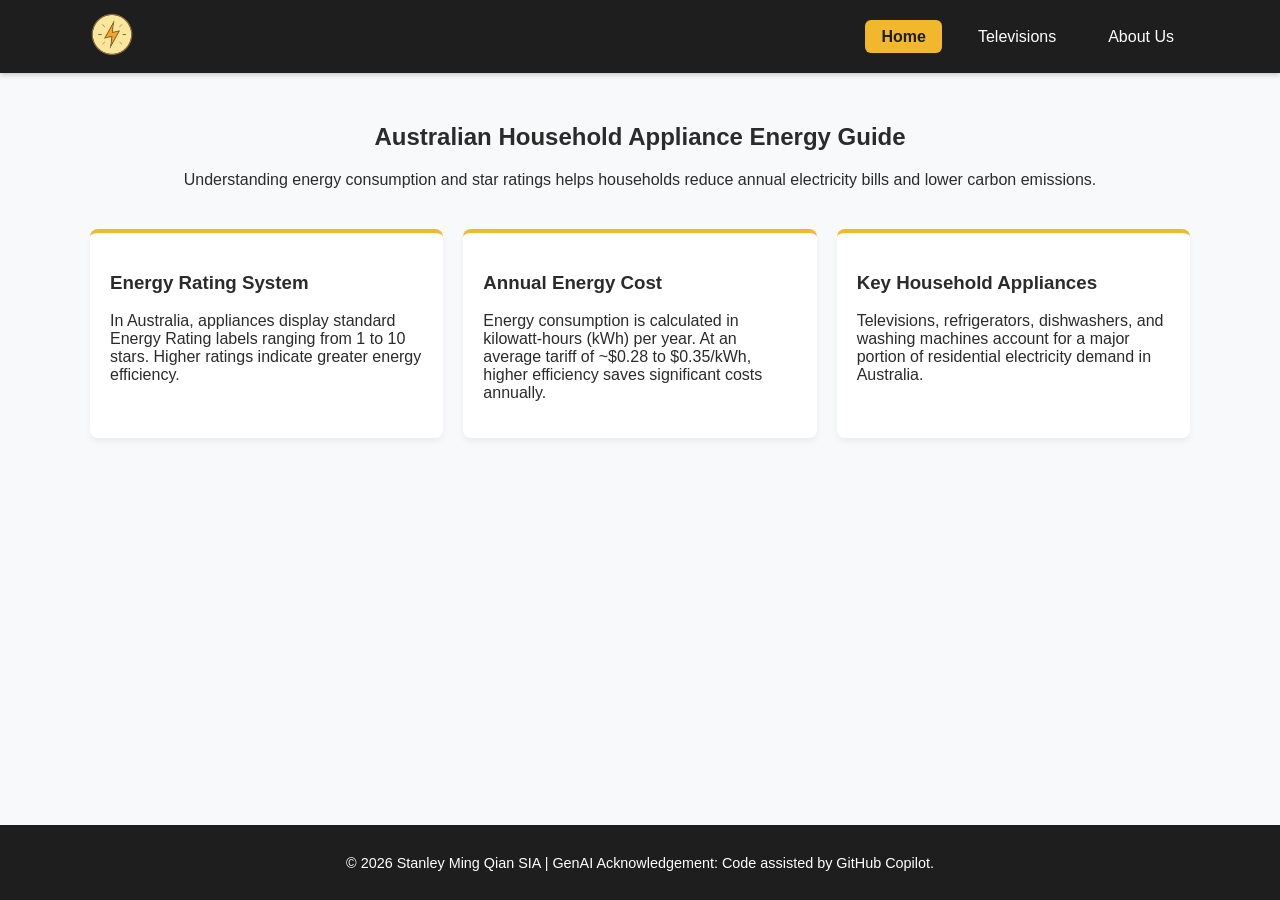
<file: index.html>
<!DOCTYPE html>
<html lang="en">
<head>
    <meta charset="UTF-8">
    <meta name="viewport" content="width=device-width, initial-scale=1.0">
    <title>Appliance Energy Consumption - Home</title>
    <link rel="stylesheet" href="style.css">
</head>
<body>
    <header>
        <nav class="navbar">
            <a href="index.html" class="logo-link">
                <img src="power-logo.png" alt="Power Logo" class="logo-img">
            </a>
            <ul class="nav-links">
                <li><a href="index.html" class="active">Home</a></li>
                <li><a href="televisions.html">Televisions</a></li>
                <li><a href="about.html">About Us</a></li>
            </ul>
        </nav>
    </header>

    <main>
        <section class="hero">
            <h1>Australian Household Appliance Energy Guide</h1>
            <p>Understanding energy consumption and star ratings helps households reduce annual electricity bills and lower carbon emissions.</p>
        </section>

        <section class="cards-grid">
            <div class="card">
                <h3>Energy Rating System</h3>
                <p>In Australia, appliances display standard Energy Rating labels ranging from 1 to 10 stars. Higher ratings indicate greater energy efficiency.</p>
            </div>
            <div class="card">
                <h3>Annual Energy Cost</h3>
                <p>Energy consumption is calculated in kilowatt-hours (kWh) per year. At an average tariff of ~$0.28 to $0.35/kWh, higher efficiency saves significant costs annually.</p>
            </div>
            <div class="card">
                <h3>Key Household Appliances</h3>
                <p>Televisions, refrigerators, dishwashers, and washing machines account for a major portion of residential electricity demand in Australia.</p>
            </div>
        </section>
    </main>

    <footer>
        <p>&copy; 2026 Stanley Ming Qian SIA | GenAI Acknowledgement: Code assisted by GitHub Copilot.</p>
    </footer>

    <script src="script.js"></script>
</body>
</html>
</file>
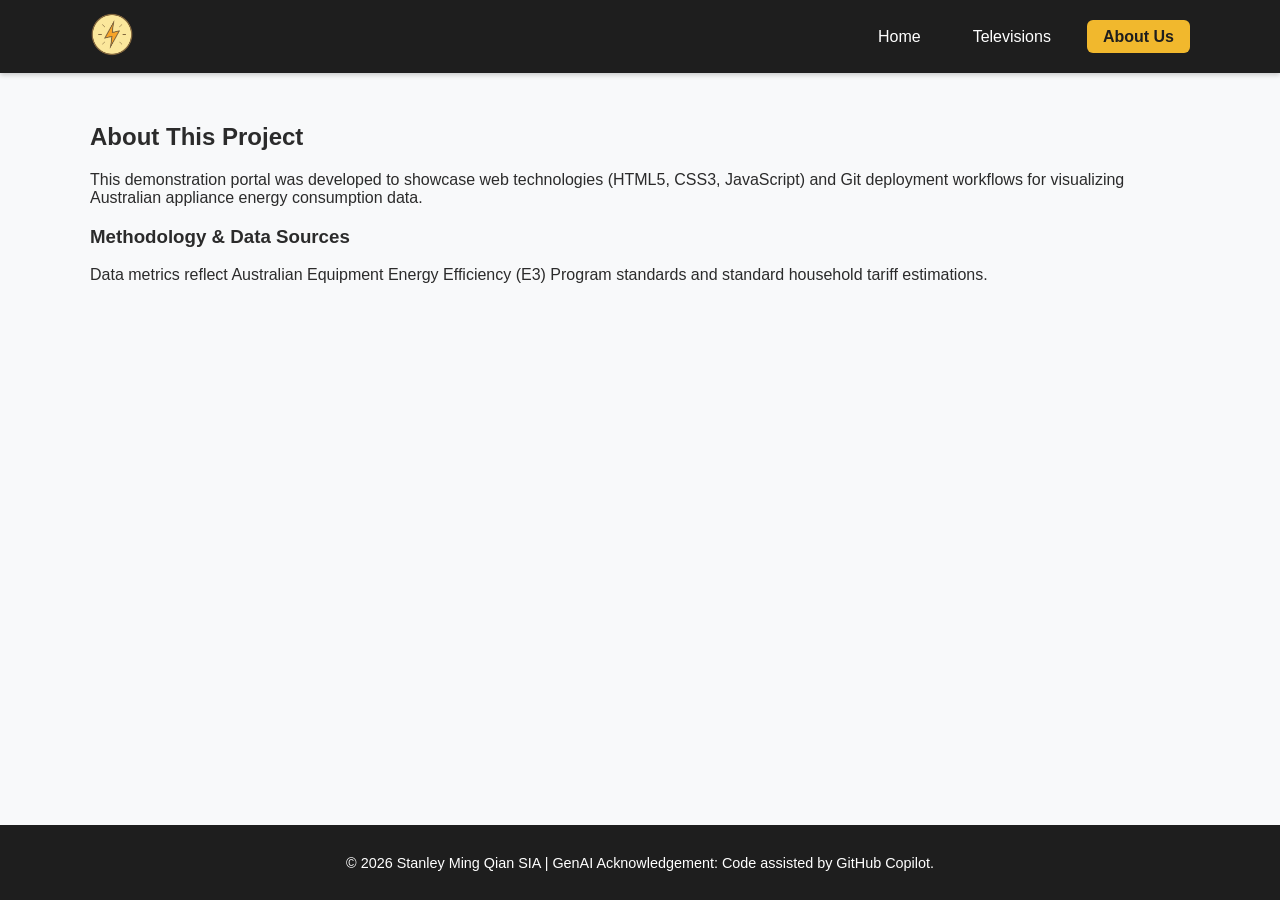
<file: about.html>
<!DOCTYPE html>
<html lang="en">
<head>
    <meta charset="UTF-8">
    <meta name="viewport" content="width=device-width, initial-scale=1.0">
    <title>Appliance Energy Consumption - About Us</title>
    <link rel="stylesheet" href="style.css">
</head>
<body>
    <header>
        <nav class="navbar">
            <a href="index.html" class="logo-link">
                <img src="power-logo.png" alt="Power Logo" class="logo-img">
            </a>
            <ul class="nav-links">
                <li><a href="index.html">Home</a></li>
                <li><a href="televisions.html">Televisions</a></li>
                <li><a href="about.html" class="active">About Us</a></li>
            </ul>
        </nav>
    </header>

    <main>
        <section class="content-section">
            <h1>About This Project</h1>
            <p>This demonstration portal was developed to showcase web technologies (HTML5, CSS3, JavaScript) and Git deployment workflows for visualizing Australian appliance energy consumption data.</p>
            
            <h3>Methodology & Data Sources</h3>
            <p>Data metrics reflect Australian Equipment Energy Efficiency (E3) Program standards and standard household tariff estimations.</p>
        </section>
    </main>

    <footer>
        <p>&copy; 2026 Stanley Ming Qian SIA | GenAI Acknowledgement: Code assisted by GitHub Copilot.</p>
    </footer>

    <script src="script.js"></script>
</body>
</html>
</file>
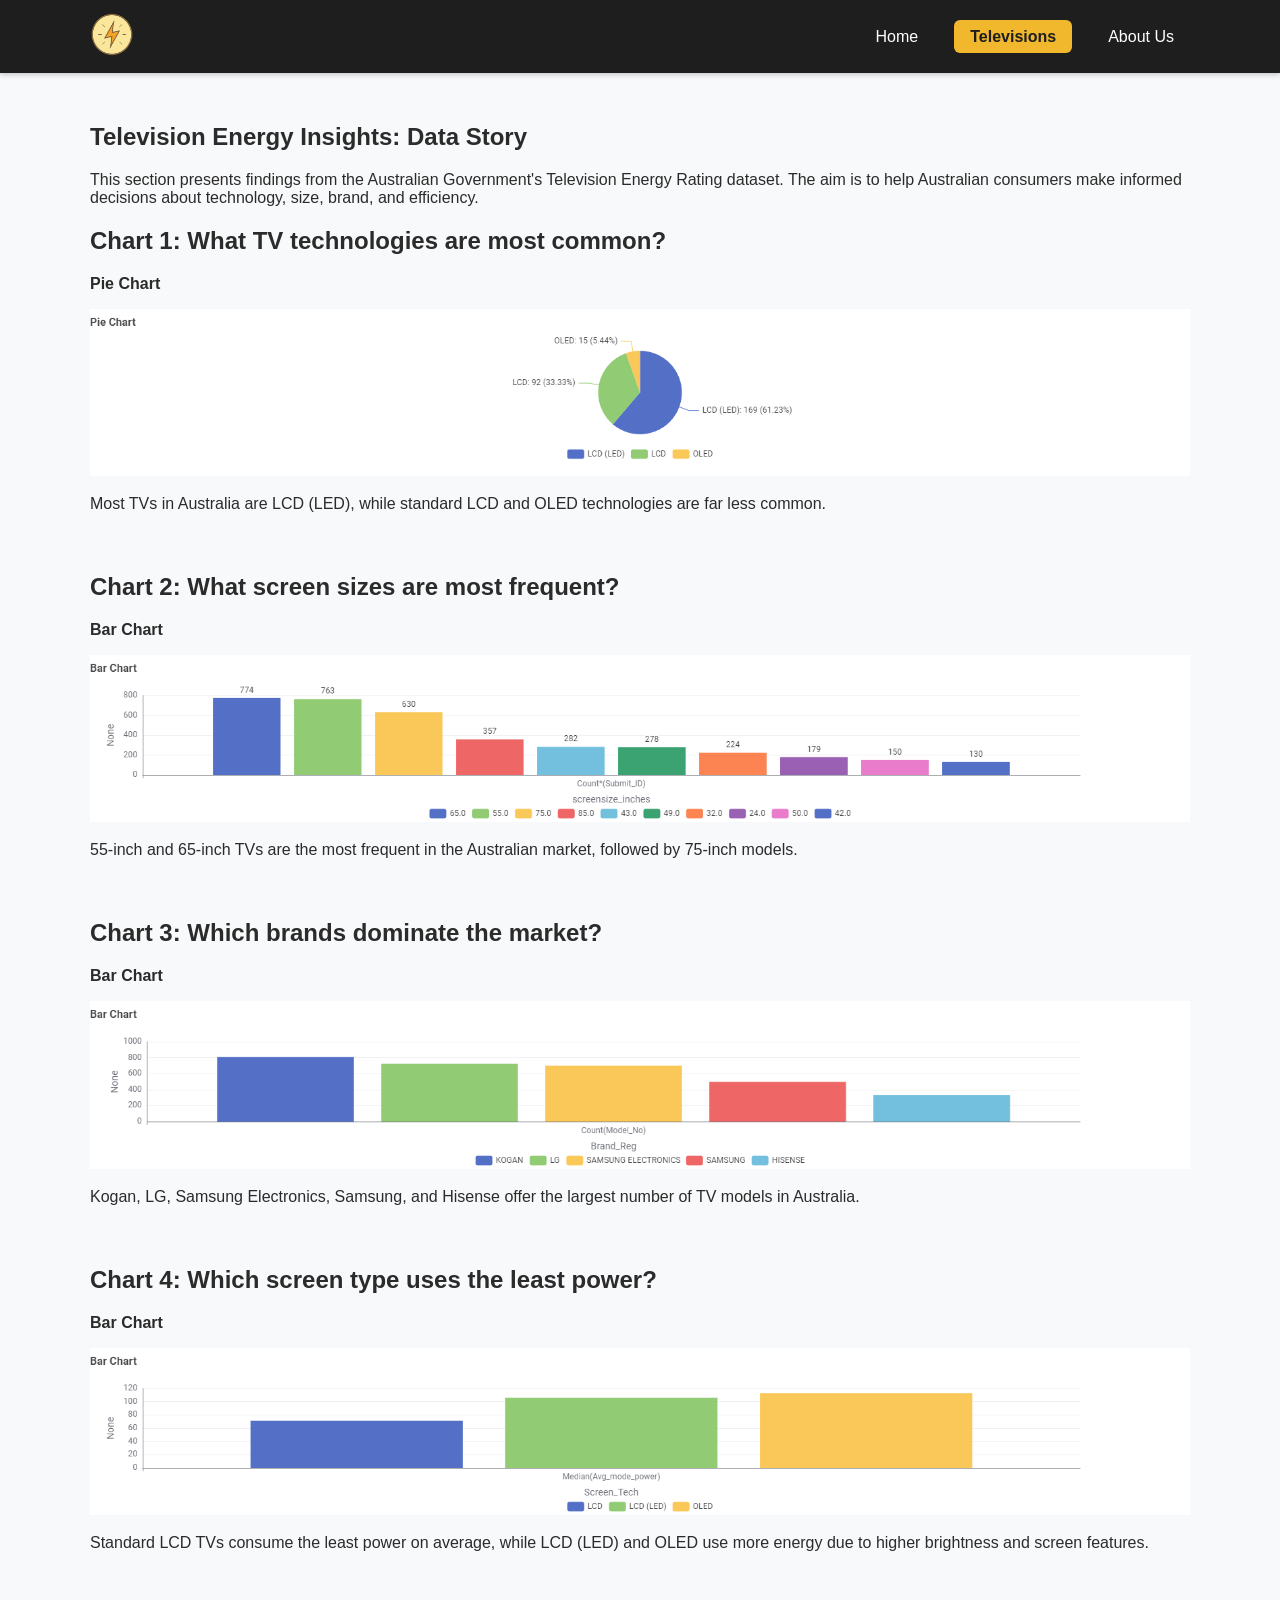
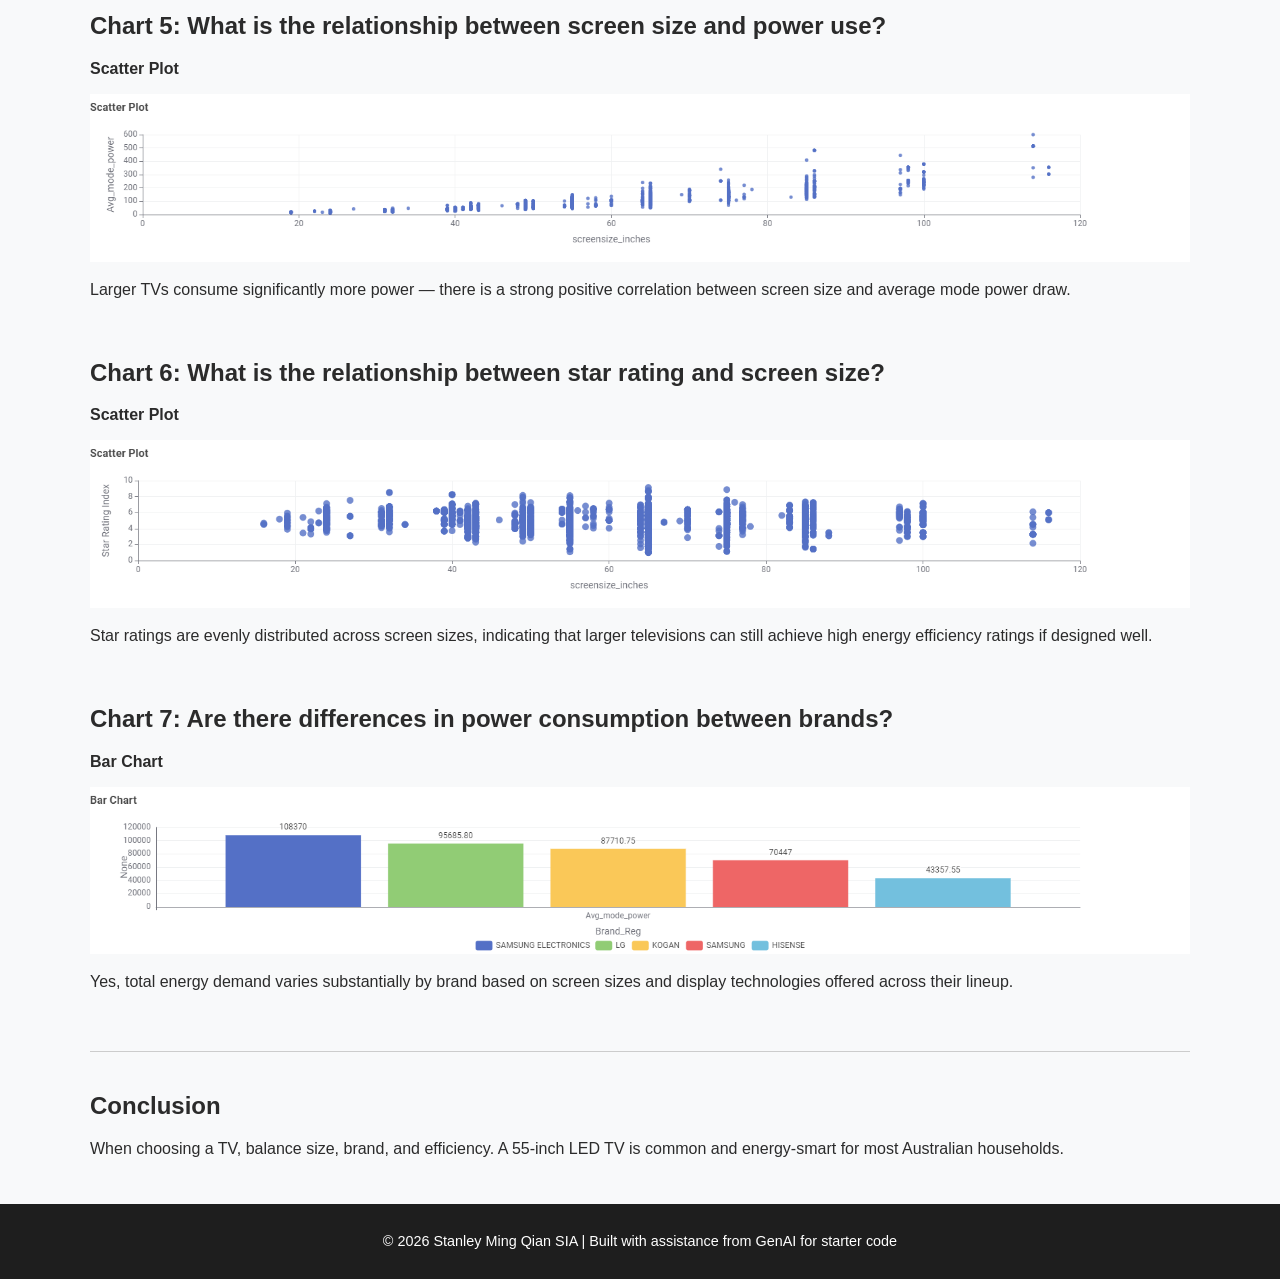
<file: televisions.html>
<!DOCTYPE html>
<html lang="en">
<head>
    <meta charset="UTF-8">
    <meta name="viewport" content="width=device-width, initial-scale=1.0">
    <title>Appliance Energy Consumption - Televisions</title>
    <link rel="stylesheet" href="style.css">
</head>
<body>
    <header>
        <nav class="navbar">
            <a href="index.html" class="logo-link">
                <img src="power-logo.png" alt="Power Logo" class="logo-img">
            </a>
            <ul class="nav-links">
                <li><a href="index.html">Home</a></li>
                <li><a href="televisions.html" class="active">Televisions</a></li>
                <li><a href="about.html">About Us</a></li>
            </ul>
        </nav>
    </header>

    <main>
        <section class="content-section">
            <h1>Television Energy Insights: Data Story</h1>
            <p>This section presents findings from the Australian Government's Television Energy Rating dataset. The aim is to help Australian consumers make informed decisions about technology, size, brand, and efficiency.</p>

            <!-- Chart 1 -->
            <div class="chart-block" style="margin-bottom: 60px;">
                <h2>Chart 1: What TV technologies are most common?</h2>
                <p><strong>Pie Chart</strong></p>
                <img src="Q1.png" alt="Chart 1" style="max-width: 100%; height: auto;">
                <p style="margin-top: 15px;">Most TVs in Australia are LCD (LED), while standard LCD and OLED technologies are far less common.</p>
            </div>

            <!-- Chart 2 -->
            <div class="chart-block" style="margin-bottom: 60px;">
                <h2>Chart 2: What screen sizes are most frequent?</h2>
                <p><strong>Bar Chart</strong></p>
                <img src="Q2.png" alt="Chart 2" style="max-width: 100%; height: auto;">
                <p style="margin-top: 15px;">55-inch and 65-inch TVs are the most frequent in the Australian market, followed by 75-inch models.</p>
            </div>

            <!-- Chart 3 -->
            <div class="chart-block" style="margin-bottom: 60px;">
                <h2>Chart 3: Which brands dominate the market?</h2>
                <p><strong>Bar Chart</strong></p>
                <img src="Q3.png" alt="Chart 3" style="max-width: 100%; height: auto;">
                <p style="margin-top: 15px;">Kogan, LG, Samsung Electronics, Samsung, and Hisense offer the largest number of TV models in Australia.</p>
            </div>

            <!-- Chart 4 -->
            <div class="chart-block" style="margin-bottom: 60px;">
                <h2>Chart 4: Which screen type uses the least power?</h2>
                <p><strong>Bar Chart</strong></p>
                <img src="Q4.png" alt="Chart 4" style="max-width: 100%; height: auto;">
                <p style="margin-top: 15px;">Standard LCD TVs consume the least power on average, while LCD (LED) and OLED use more energy due to higher brightness and screen features.</p>
            </div>

            <!-- Chart 5 -->
            <div class="chart-block" style="margin-bottom: 60px;">
                <h2>Chart 5: What is the relationship between screen size and power use?</h2>
                <p><strong>Scatter Plot</strong></p>
                <img src="Q5.png" alt="Chart 5" style="max-width: 100%; height: auto;">
                <p style="margin-top: 15px;">Larger TVs consume significantly more power — there is a strong positive correlation between screen size and average mode power draw.</p>
            </div>

            <!-- Chart 6 -->
            <div class="chart-block" style="margin-bottom: 60px;">
                <h2>Chart 6: What is the relationship between star rating and screen size?</h2>
                <p><strong>Scatter Plot</strong></p>
                <img src="Q6.png" alt="Chart 6" style="max-width: 100%; height: auto;">
                <p style="margin-top: 15px;">Star ratings are evenly distributed across screen sizes, indicating that larger televisions can still achieve high energy efficiency ratings if designed well.</p>
            </div>

            <!-- Chart 7 -->
            <div class="chart-block" style="margin-bottom: 60px;">
                <h2>Chart 7: Are there differences in power consumption between brands?</h2>
                <p><strong>Bar Chart</strong></p>
                <img src="Q7.png" alt="Chart 7" style="max-width: 100%; height: auto;">
                <p style="margin-top: 15px;">Yes, total energy demand varies substantially by brand based on screen sizes and display technologies offered across their lineup.</p>
            </div>

            <!-- Conclusion -->
            <div style="margin-top: 40px; border-top: 1px solid #ccc; padding-top: 20px;">
                <h2>Conclusion</h2>
                <p>When choosing a TV, balance size, brand, and efficiency. A 55-inch LED TV is common and energy-smart for most Australian households.</p>
            </div>
        </section>
    </main>

    <footer>
        <p>&copy; 2026 Stanley Ming Qian SIA | Built with assistance from GenAI for starter code</p>
    </footer>

    <script src="script.js"></script>
</body>
</html>
</file>
<file: style.css>
/* Color Palette matching the Gold/Yellow Lightning Logo */
:root {
    --primary-color: #f1b82d;
    --primary-dark: #d49c12;
    --dark-bg: #1e1e1e;
    --card-bg: #ffffff;
    --light-bg: #f8f9fa;
    --text-color: #2b2b2b;
    --border-color: #dddddd;
}

body {
    font-family: 'Segoe UI', Tahoma, Geneva, Verdana, sans-serif;
    margin: 0;
    padding: 0;
    background-color: var(--light-bg);
    color: var(--text-color);
    display: flex;
    flex-direction: column;
    min-height: 100vh;
}

/* Header & Navbar */
header {
    background-color: var(--dark-bg);
    box-shadow: 0 2px 5px rgba(0,0,0,0.2);
}

.navbar {
    display: flex;
    justify-content: space-between;
    align-items: center;
    max-width: 1100px;
    margin: 0 auto;
    padding: 12px 20px;
}

.logo-img {
    height: 45px;
    transition: transform 0.2s ease;
}

.logo-img:hover {
    transform: scale(1.08);
}

.nav-links {
    list-style: none;
    display: flex;
    gap: 20px;
    margin: 0;
    padding: 0;
}

.nav-links a {
    color: #ffffff;
    text-decoration: none;
    font-weight: 500;
    padding: 8px 16px;
    border-radius: 6px;
    transition: all 0.3s ease;
}

/* Interactive Feedback / Hover States */
.nav-links a:hover {
    background-color: var(--primary-color);
    color: var(--dark-bg);
}

.nav-links a.active {
    background-color: var(--primary-color);
    color: var(--dark-bg);
    font-weight: bold;
}

/* Main Layout */
main {
    flex: 1;
    max-width: 1100px;
    width: 90%;
    margin: 30px auto;
}

.hero {
    text-align: center;
    margin-bottom: 40px;
}

/* Grid Cards */
.cards-grid {
    display: grid;
    grid-template-columns: repeat(auto-fit, minmax(280px, 1fr));
    gap: 20px;
}

.card {
    background-color: var(--card-bg);
    border-top: 4px solid var(--primary-color);
    padding: 20px;
    border-radius: 8px;
    box-shadow: 0 4px 6px rgba(0,0,0,0.05);
}

/* Data Table Styling */
.data-table {
    width: 100%;
    border-collapse: collapse;
    margin-top: 20px;
    background-color: var(--card-bg);
    border-radius: 8px;
    overflow: hidden;
    box-shadow: 0 4px 6px rgba(0,0,0,0.05);
}

.data-table th, .data-table td {
    padding: 12px 16px;
    text-align: left;
    border-bottom: 1px solid var(--border-color);
}

.data-table th {
    background-color: var(--dark-bg);
    color: #ffffff;
}

.data-table tr:hover {
    background-color: #fff9e6;
}

/* Footer */
footer {
    background-color: var(--dark-bg);
    color: #ffffff;
    text-align: center;
    padding: 15px;
    font-size: 0.9rem;
    margin-top: auto;
}

/* Information Banner */
.info-card {
    background-color: #fffde7;
    border: 1px solid #fff59d;
    padding: 20px 25px;
    border-radius: 8px;
    margin-bottom: 40px;
}

/* Data Story Header */
.data-story h1 {
    font-size: 1.8rem;
    margin-bottom: 10px;
}

.section-desc {
    color: #555;
    margin-bottom: 40px;
}

/* Individual Chart Block & Spacing */
.chart-block {
    margin-bottom: 65px; /* Generous vertical gap between questions */
}

.chart-block h3 {
    font-size: 1.2rem;
    color: #111;
    margin-bottom: 5px;
}

.chart-type {
    font-weight: 600;
    color: #666;
    margin-top: 0;
    margin-bottom: 15px;
}

.chart-container {
    width: 100%;
    margin: 15px 0;
    text-align: center;
}

.chart-img {
    max-width: 100%;
    height: auto;
    border-radius: 4px;
}

.chart-answer {
    font-size: 0.98rem;
    color: #222;
    margin-top: 15px;
    line-height: 1.5;
}

/* Conclusion Section */
.conclusion-block {
    border-top: 2px solid #eee;
    padding-top: 25px;
    margin-top: 40px;
    margin-bottom: 50px;
}
</file>
